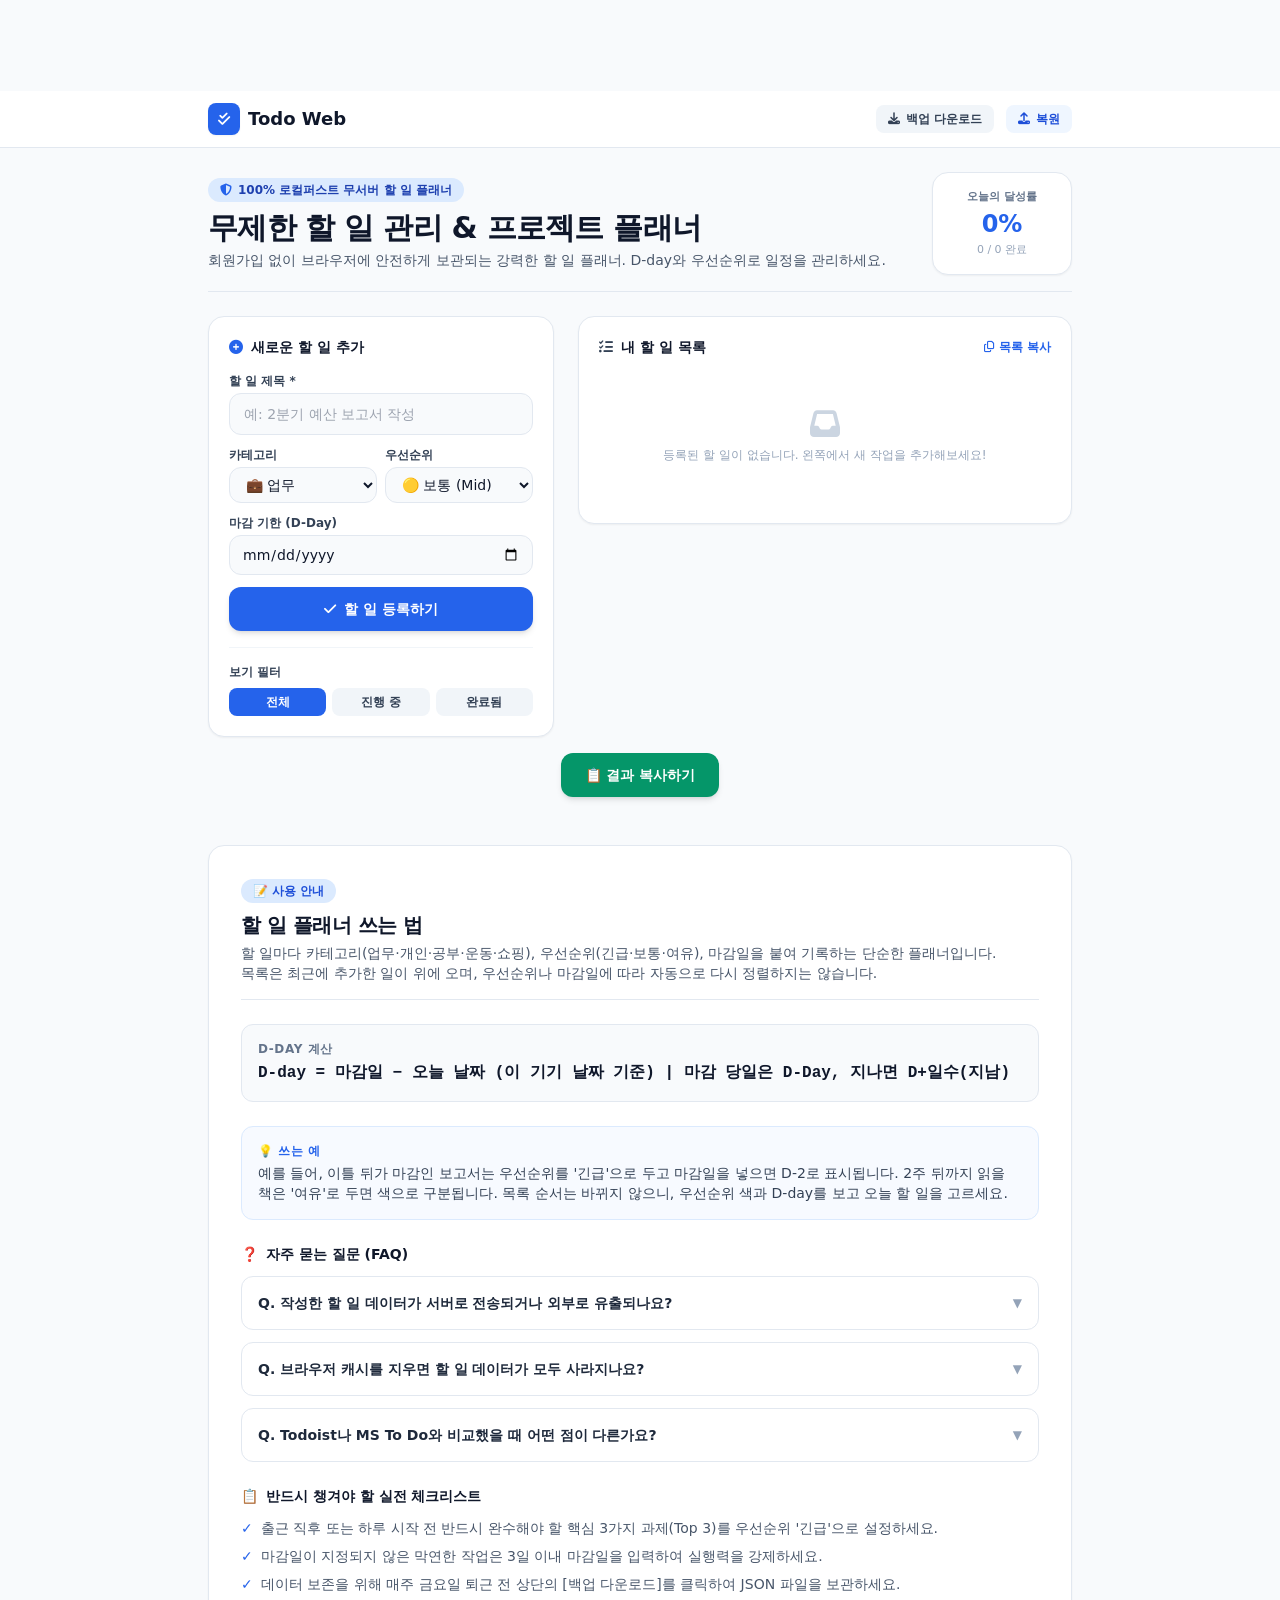
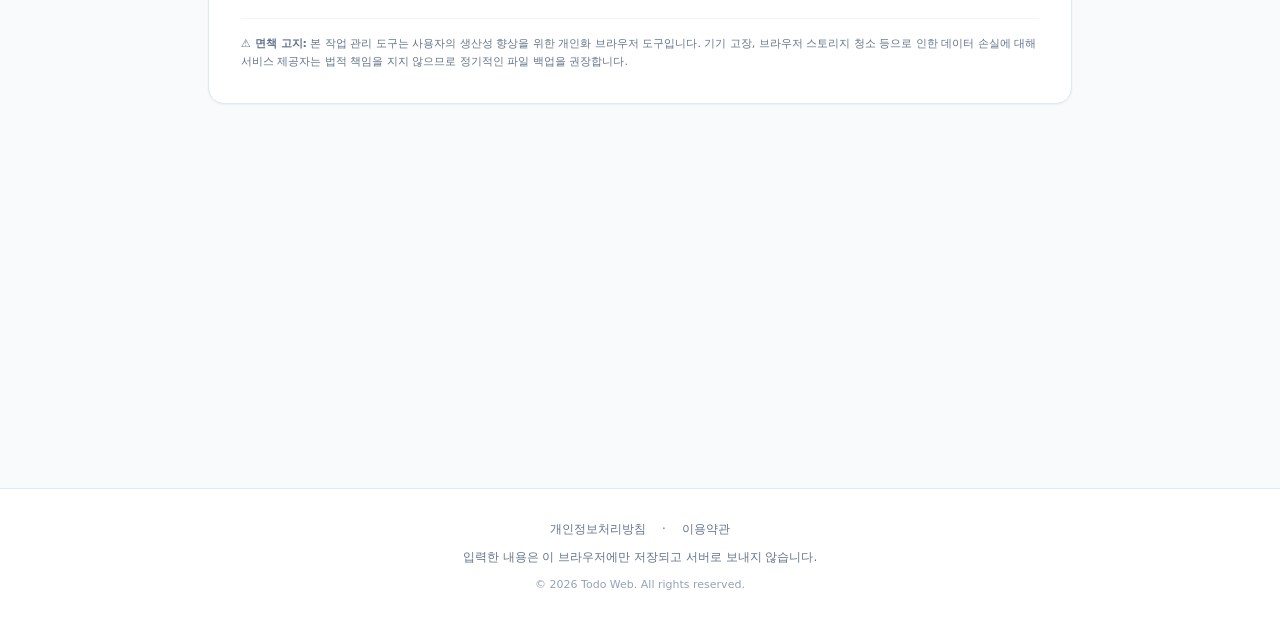
<file: index.html>
<!DOCTYPE html>
<html lang="ko">
<head>
    <meta charset="UTF-8">

    <link rel="preconnect" href="https://pagead2.googlesyndication.com">
    <link rel="preconnect" href="https://cdnjs.cloudflare.com" crossorigin>

    <link href="apple-touch-icon.png" rel="apple-touch-icon" sizes="180x180"/>
    <meta content="width=device-width, initial-scale=1.0, maximum-scale=1.0, user-scalable=no" name="viewport"/>
    <title>할 일 관리 &amp; 프로젝트 플래너 | 간편 투두리스트</title>
    <meta content="회원가입 없이 브라우저에 안전하게 저장되는 빠르고 심플한 할 일 플래너입니다." name="description"/>
    <link href="https://todo.enjoy-onepage.com/" rel="canonical"/>
    <meta content="website" property="og:type"/>
    <meta property="og:locale" content="ko_KR">
    <meta content="https://todo.enjoy-onepage.com/" property="og:url"/>
    <meta content="할 일 관리 &amp; 프로젝트 플래너 | 간편 투두리스트" property="og:title"/>
    <meta content="회원가입 없이 브라우저에 안전하게 저장되는 빠르고 심플한 할 일 플래너입니다." property="og:description"/>
    <meta content="https://todo.enjoy-onepage.com/og-image.png" property="og:image"/>
    <meta content="summary_large_image" name="twitter:card"/>
    <meta content="할 일 관리 &amp; 프로젝트 플래너 | 간편 투두리스트" name="twitter:title"/>
    <meta content="회원가입 없이 브라우저에 안전하게 저장되는 빠르고 심플한 할 일 플래너입니다." name="twitter:description"/>
    <meta content="https://todo.enjoy-onepage.com/og-image.png" name="twitter:image"/>
    <link href="/favicon.ico" rel="icon" type="image/x-icon"/>

    <link rel="stylesheet" href="./style.css">
    <link href="https://cdnjs.cloudflare.com/ajax/libs/font-awesome/6.4.0/css/all.min.css" rel="stylesheet"/>
    <script async crossorigin="anonymous" src="https://pagead2.googlesyndication.com/pagead/js/adsbygoogle.js?client=ca-pub-2228289204702106"></script>

    <!-- Schema.org JSON-LD -->
    <script type="application/ld+json">
    {
      "@context": "https://schema.org",
      "@graph": [
        {
          "@type": "WebApplication",
          "@id": "https://todo.enjoy-onepage.com/#webapp",
          "name": "Todo Web - 무제한 할 일 관리 & 프로젝트 플래너",
          "url": "https://todo.enjoy-onepage.com/",
          "applicationCategory": "ProductivityApplication",
          "operatingSystem": "All",
          "browserRequirements": "Requires JavaScript. Requires HTML5.",
          "description": "회원가입 없이 이 브라우저에 저장되는 할 일 관리 도구. D-day 마감일, 3단계 우선순위, 5가지 카테고리 분류 무료.",
          "image": "https://todo.enjoy-onepage.com/og-image.png",
          "offers": {
            "@type": "Offer",
            "price": "0",
            "priceCurrency": "KRW"
          }
        },
        {
          "@type": "FAQPage",
          "@id": "https://todo.enjoy-onepage.com/#faq",
          "mainEntity": [
            {
              "@type": "Question",
              "name": "작성한 할 일 데이터가 서버로 전송되거나 외부로 유출되나요?",
              "acceptedAnswer": {
                "@type": "Answer",
                "text": "아니요. 할 일은 이 브라우저의 localStorage에만 저장되고 서버로 보내지 않습니다. 암호화하지는 않으므로 기기를 함께 쓴다면 이 점을 알아 두세요."
              }
            },
            {
              "@type": "Question",
              "name": "브라우저 캐시를 지우면 할 일 데이터가 모두 사라지나요?",
              "acceptedAnswer": {
                "@type": "Answer",
                "text": "브라우저의 사이트 데이터를 지우면 할 일도 함께 지워질 수 있습니다. 위쪽의 백업 다운로드로 목록을 JSON 파일로 저장해 두면, 복원 버튼으로 다시 불러올 수 있습니다."
              }
            },
            {
              "@type": "Question",
              "name": "Todoist나 MS To Do와 비교했을 때 어떤 점이 다른가요?",
              "acceptedAnswer": {
                "@type": "Answer",
                "text": "이 플래너는 가입 없이 바로 쓰는 대신 기능이 단순합니다. 카테고리 5개, 우선순위 3단계, 마감일 D-day가 있고, 알림·여러 기기 동기화·공유 기능은 없습니다."
              }
            }
          ]
        }
      ]
    }
    </script>

    <style id="layout-shield">
      html, body { max-width: 100%; overflow-x: hidden; }
      .manual-ad-box { width: 100%; max-width: 960px; margin-left: auto; margin-right: auto; text-align: center; overflow: hidden; }
      .manual-ad-box ins { max-width: 100% !important; overflow: hidden !important; }
      :focus-visible { outline: 2px solid #3b82f6 !important; outline-offset: 2px !important; }
      input:focus-visible, select:focus-visible, textarea:focus-visible, button:focus-visible { outline: 2px solid #2563eb !important; outline-offset: 1px !important; }
    </style>
<style id="mobile-hardening-shield">
  /* 모바일 한글 단어 단위 줄바꿈 보존 & 버튼 텍스트 단일행 쉴드 */
  body, h1, h2, h3, h4, p, span, label {
    word-break: keep-all;
    overflow-wrap: break-word;
  }
  button, [role="button"], a.btn {
    white-space: nowrap;
    word-break: keep-all;
  }
  @media (max-width: 640px) {
    input, select, textarea {
      font-size: 16px !important;
    }
    button, [role="button"], a.btn {
      min-height: 42px;
    }
  }
</style>
<script id="math-guard">
// Global Math & DOM Output Guard: prevents NaN / Infinity leaks to UI
(function() {
  const origToLocaleString = Number.prototype.toLocaleString;
  Number.prototype.toLocaleString = function(locales, options) {
    if (!Number.isFinite(this.valueOf())) return '0';
    return origToLocaleString.call(this, locales, options);
  };
  const origToFixed = Number.prototype.toFixed;
  Number.prototype.toFixed = function(digits) {
    if (!Number.isFinite(this.valueOf())) return '0';
    return origToFixed.call(this, digits);
  };
})();
</script>
<style id="ad-cls-shield">
  .ad-bottom { min-height: 280px !important; }
  .ad-bottom ins { min-height: 280px !important; }
</style>
</head>
<body class="bg-slate-50 text-slate-800 antialiased font-sans min-h-screen flex flex-col justify-between">
    <!-- Top Slim Ad (3824727725, 60px) -->
    <div class="manual-ad-box ad-top-banner" style="width: 100%; max-width: 960px; margin: 8px auto 16px; text-align: center;">
        <ins class="adsbygoogle" data-ad-client="ca-pub-2228289204702106" data-ad-format="horizontal" data-ad-slot="3824727725" data-full-width-responsive="true" style="display:inline-block;width:100%;height:60px;"></ins>
        <script>(adsbygoogle = window.adsbygoogle || []).push({});</script>
    </div>

    <!-- Header -->
    <header class="bg-white border-b border-slate-200 sticky top-0 z-40">
        <div class="max-w-4xl mx-auto px-4 py-3 flex items-center justify-between">
            <a href="/" class="flex items-center gap-2 text-slate-900 font-bold text-lg hover:text-blue-600 transition">
                <span class="w-8 h-8 rounded-lg bg-blue-600 text-white flex items-center justify-center font-black text-sm shadow-sm"><i class="fa-solid fa-check-double"></i></span>
                <span>Todo Web</span>
            </a>
            <div class="flex items-center gap-3">
                <button id="exportBtn" class="px-3 py-1.5 text-xs font-bold bg-slate-100 hover:bg-slate-200 text-slate-700 rounded-lg transition flex items-center gap-1.5 whitespace-nowrap" aria-label="JSON 백업">
                    <i class="fa-solid fa-download"></i><span class="hidden sm:inline">백업 다운로드</span>
                </button>
                <button id="importBtn" class="px-3 py-1.5 text-xs font-bold bg-blue-50 hover:bg-blue-100 text-blue-700 rounded-lg transition flex items-center gap-1.5 whitespace-nowrap" aria-label="JSON 복원">
                    <i class="fa-solid fa-upload"></i><span class="hidden sm:inline">복원</span>
                </button>
                <input type="file" id="fileInput" class="hidden" accept=".json" aria-label="백업 파일 업로드">
            </div>
        </div>
    </header>

    <!-- Main Title Section -->
    <section class="max-w-4xl mx-auto px-4 pt-6 pb-2 w-full">
        <div class="border-b border-slate-200 pb-4 flex flex-col md:flex-row md:items-center justify-between gap-4">
            <div>
                <div class="inline-flex items-center gap-1.5 px-3 py-1 rounded-full text-xs font-semibold bg-blue-100 text-blue-800 mb-2">
                    <i class="fa-solid fa-shield-halved text-blue-600"></i><span>100% 로컬퍼스트 무서버 할 일 플래너</span>
                </div>
                <h1 class="text-2xl sm:text-3xl font-black text-slate-900 tracking-tight">
                    무제한 할 일 관리 & 프로젝트 플래너
                </h1>
                <p class="text-slate-600 text-xs sm:text-sm mt-1">
                    회원가입 없이 브라우저에 안전하게 보관되는 강력한 할 일 플래너. D-day와 우선순위로 일정을 관리하세요.
                </p>
            </div>
            <!-- Progress Counter Badge -->
            <div class="bg-white border border-slate-200 rounded-2xl p-3 sm:p-4 text-center min-w-[140px] shadow-sm">
                <div class="text-[11px] font-bold text-slate-500">오늘의 달성률</div>
                <div class="text-2xl font-black text-blue-600 mt-0.5" id="progressRate">0%</div>
                <div class="text-[11px] text-slate-400 mt-0.5" id="progressCount">0 / 0 완료</div>
            </div>
        </div>
    </section>

    <!-- Main Workspace (PC 2-Column: 5 cols input/filter, 7 cols list) -->
    <main class="max-w-4xl mx-auto px-4 py-4 w-full flex-grow">
        <div class="grid grid-cols-1 lg:grid-cols-12 gap-6 items-start">
            <!-- Left Column: Add Task & Filter -->
            <section class="lg:col-span-5 bg-white rounded-2xl p-5 border border-slate-200 shadow-sm space-y-4">
                <h2 class="text-sm font-bold text-slate-900 flex items-center gap-2">
                    <i class="fa-solid fa-plus-circle text-blue-600"></i>새로운 할 일 추가
                </h2>

                <form id="todoForm" class="space-y-3">
                    <div>
                        <label for="taskTitle" class="block text-xs font-bold text-slate-700 mb-1">할 일 제목 *</label>
                        <input type="text" id="taskTitle" required placeholder="예: 2분기 예산 보고서 작성" class="w-full text-base sm:text-sm px-3.5 py-2.5 bg-slate-50 border border-slate-200 rounded-xl focus:outline-none focus:ring-2 focus:ring-blue-500 font-medium text-slate-900" aria-label="할 일 제목">
                    </div>

                    <div class="grid grid-cols-2 gap-2">
                        <div>
                            <label for="taskCategory" class="block text-xs font-bold text-slate-700 mb-1">카테고리</label>
                            <select id="taskCategory" class="w-full text-base sm:text-sm px-3 py-2 bg-slate-50 border border-slate-200 rounded-xl focus:outline-none focus:ring-2 focus:ring-blue-500 font-medium text-slate-900" aria-label="카테고리 선택">
                                <option value="업무">💼 업무</option>
                                <option value="개인">🏠 개인</option>
                                <option value="공부">📚 공부</option>
                                <option value="운동">💪 운동</option>
                                <option value="쇼핑">🛒 쇼핑</option>
                            </select>
                        </div>
                        <div>
                            <label for="taskPriority" class="block text-xs font-bold text-slate-700 mb-1">우선순위</label>
                            <select id="taskPriority" class="w-full text-base sm:text-sm px-3 py-2 bg-slate-50 border border-slate-200 rounded-xl focus:outline-none focus:ring-2 focus:ring-blue-500 font-medium text-slate-900" aria-label="우선순위 선택">
                                <option value="high">🔴 긴급 (High)</option>
                                <option value="medium" selected>🟡 보통 (Mid)</option>
                                <option value="low">🟢 여유 (Low)</option>
                            </select>
                        </div>
                    </div>

                    <div>
                        <label for="taskDueDate" class="block text-xs font-bold text-slate-700 mb-1">마감 기한 (D-Day)</label>
                        <input type="date" id="taskDueDate" class="w-full text-base sm:text-sm px-3 py-2 bg-slate-50 border border-slate-200 rounded-xl focus:outline-none focus:ring-2 focus:ring-blue-500 font-medium text-slate-900" aria-label="마감 기한">
                    </div>

                    <button type="submit" class="w-full py-3 bg-blue-600 hover:bg-blue-700 text-white font-bold text-sm rounded-xl shadow-md transition flex items-center justify-center gap-2 whitespace-nowrap" aria-label="할 일 등록">
                        <i class="fa-solid fa-check"></i><span>할 일 등록하기</span>
                    </button>
                </form>

                <!-- Filter & Quick Action -->
                <div class="pt-4 border-t border-slate-100">
                    <label class="block text-xs font-bold text-slate-700 mb-2">보기 필터</label>
                    <div class="grid grid-cols-3 gap-1.5 text-xs font-bold text-center">
                        <button type="button" class="filter-btn py-1.5 rounded-lg bg-blue-600 text-white transition whitespace-nowrap" data-filter="all">전체</button>
                        <button type="button" class="filter-btn py-1.5 rounded-lg bg-slate-100 hover:bg-slate-200 text-slate-700 transition whitespace-nowrap" data-filter="pending">진행 중</button>
                        <button type="button" class="filter-btn py-1.5 rounded-lg bg-slate-100 hover:bg-slate-200 text-slate-700 transition whitespace-nowrap" data-filter="completed">완료됨</button>
                    </div>
                </div>
            </section>

            <!-- Right Column: Task List Card (lg:sticky) -->
            <section class="lg:col-span-7 space-y-4">
                <div class="bg-white rounded-2xl p-5 border border-slate-200 shadow-sm">
                    <div class="flex items-center justify-between mb-3">
                        <h3 class="text-sm font-bold text-slate-900 flex items-center gap-2">
                            <i class="fa-solid fa-list-check text-slate-700"></i>내 할 일 목록
                        </h3>
                        <button id="copyListBtn" class="text-xs font-bold text-blue-600 hover:text-blue-800 flex items-center gap-1 whitespace-nowrap" aria-label="할 일 목록 복사">
                            <i class="fa-regular fa-copy"></i><span>목록 복사</span>
                        </button>
                    </div>

                    <div id="todoListContainer" class="space-y-2.5 max-h-[500px] overflow-y-auto pr-1">
                        <!-- Dynamic Todos -->
                    </div>

                    <div id="emptyNotice" class="text-center py-10 text-slate-400 text-xs hidden">
                        <i class="fa-solid fa-inbox text-3xl mb-2 text-slate-300"></i>
                        <p>등록된 할 일이 없습니다. 왼쪽에서 새 작업을 추가해보세요!</p>
                    </div>
                </div>
            </section>
        </div>
    
      <div class="mt-4 text-center">
        <button id="masterCopyBtn" onclick="copyMasterResult()" class="whitespace-nowrap w-full sm:w-auto px-6 py-3 bg-emerald-600 hover:bg-emerald-700 text-white font-bold rounded-xl shadow-md transition flex items-center justify-center gap-2 text-sm mx-auto whitespace-nowrap">
          <span>📋 결과 복사하기</span>
        </button>
      </div>

  </main>

    <!-- Toast Notification -->
    <div id="toastNotification" class="fixed bottom-6 left-1/2 -translate-x-1/2 bg-slate-900/90 text-white text-xs sm:text-sm px-4 py-2.5 rounded-xl shadow-xl z-50 transition-opacity duration-300 opacity-0 pointer-events-none flex items-center gap-2">
        <i class="fa-solid fa-circle-check text-emerald-400"></i><span id="toastMessage">안내 메시지</span>
    </div>

    <!-- 📖 E-E-A-T 전문성 강화: 공식 산출 근거 & 실전 가이드 (Q1~Q7 헌법 준수) -->
    <section class="max-w-4xl mx-auto my-8 px-4">
      <div class="bg-white rounded-2xl p-6 sm:p-8 border border-slate-200 shadow-sm space-y-6">
        <div class="border-b border-slate-200 pb-4">
          <div class="inline-flex items-center gap-1.5 px-3 py-1 rounded-full text-xs font-bold bg-blue-100 text-blue-700 mb-2">
            <span>📝 사용 안내</span>
          </div>
          <h3 class="text-xl font-black text-slate-900 tracking-tight">
            할 일 플래너 쓰는 법
          </h3>
          <p class="text-xs sm:text-sm text-slate-600 mt-1">
            할 일마다 카테고리(업무·개인·공부·운동·쇼핑), 우선순위(긴급·보통·여유), 마감일을 붙여 기록하는 단순한 플래너입니다. 목록은 최근에 추가한 일이 위에 오며, 우선순위나 마감일에 따라 자동으로 다시 정렬하지는 않습니다.
          </p>
        </div>

        <!-- 핵심 산출 공식 박스 -->
        <div class="p-4 bg-slate-50 rounded-xl border border-slate-200">
          <div class="text-xs font-bold text-slate-500 uppercase tracking-wider mb-1">D-day 계산</div>
          <div class="text-sm sm:text-base font-extrabold text-slate-900 font-mono leading-relaxed">
            D-day = 마감일 − 오늘 날짜 (이 기기 날짜 기준) | 마감 당일은 D-Day, 지나면 D+일수(지남)
          </div>
        </div>

        <!-- 실전 시뮬레이션 사례 -->
        <div class="p-4 bg-blue-50/50 rounded-xl border border-blue-100">
          <div class="text-xs font-bold text-blue-600 uppercase tracking-wider mb-1">💡 쓰는 예</div>
          <p class="text-xs sm:text-sm text-slate-700 leading-relaxed">
            예를 들어, 이틀 뒤가 마감인 보고서는 우선순위를 '긴급'으로 두고 마감일을 넣으면 D-2로 표시됩니다. 2주 뒤까지 읽을 책은 '여유'로 두면 색으로 구분됩니다. 목록 순서는 바뀌지 않으니, 우선순위 색과 D-day를 보고 오늘 할 일을 고르세요.
          </p>
        </div>

        <!-- 자주 묻는 질문 아코디언 -->
        <div class="space-y-3">
          <h4 class="text-sm font-bold text-slate-900 mb-2 flex items-center gap-2"><span>❓</span> 자주 묻는 질문 (FAQ)</h4>
          

    <details class="group border border-slate-200 rounded-xl p-4">
            <summary class="flex items-center justify-between cursor-pointer font-bold text-sm text-slate-800">
              <span>Q. 작성한 할 일 데이터가 서버로 전송되거나 외부로 유출되나요?</span>
              <span class="transition group-open:rotate-180 text-slate-400 text-xs">▼</span>
            </summary>
            <div class="text-xs text-slate-600 mt-3 leading-relaxed border-t border-slate-100 pt-3">
              아니요. 할 일은 이 브라우저의 localStorage에만 저장되고 서버로 보내지 않습니다. 암호화하지는 않으므로 기기를 함께 쓴다면 이 점을 알아 두세요.
            </div>
          </details>
          <details class="group border border-slate-200 rounded-xl p-4">
            <summary class="flex items-center justify-between cursor-pointer font-bold text-sm text-slate-800">
              <span>Q. 브라우저 캐시를 지우면 할 일 데이터가 모두 사라지나요?</span>
              <span class="transition group-open:rotate-180 text-slate-400 text-xs">▼</span>
            </summary>
            <div class="text-xs text-slate-600 mt-3 leading-relaxed border-t border-slate-100 pt-3">
              브라우저의 사이트 데이터를 지우면 할 일도 함께 지워질 수 있습니다. 위쪽의 백업 다운로드로 목록을 JSON 파일로 저장해 두면, 복원 버튼으로 다시 불러올 수 있습니다.
            </div>
          </details>
          <details class="group border border-slate-200 rounded-xl p-4">
            <summary class="flex items-center justify-between cursor-pointer font-bold text-sm text-slate-800">
              <span>Q. Todoist나 MS To Do와 비교했을 때 어떤 점이 다른가요?</span>
              <span class="transition group-open:rotate-180 text-slate-400 text-xs">▼</span>
            </summary>
            <div class="text-xs text-slate-600 mt-3 leading-relaxed border-t border-slate-100 pt-3">
              이 플래너는 가입 없이 바로 쓰는 대신 기능이 단순합니다. 카테고리 5개, 우선순위 3단계, 마감일 D-day가 있고, 알림·여러 기기 동기화·공유 기능은 없습니다.
            </div>
          </details>
        </div>

        <!-- 독자 실천 행동 요령 -->
        <div>
          <h4 class="text-sm font-bold text-slate-900 mb-3 flex items-center gap-2">
            <span>📋</span> 반드시 챙겨야 할 실전 체크리스트
          </h4>
          <ul class="text-xs sm:text-sm text-slate-600 space-y-2">
            <li class="flex items-start gap-2"><span class="text-blue-600 font-bold">✓</span><span>출근 직후 또는 하루 시작 전 반드시 완수해야 할 핵심 3가지 과제(Top 3)를 우선순위 '긴급'으로 설정하세요.</span></li>
            <li class="flex items-start gap-2"><span class="text-blue-600 font-bold">✓</span><span>마감일이 지정되지 않은 막연한 작업은 3일 이내 마감일을 입력하여 실행력을 강제하세요.</span></li>
            <li class="flex items-start gap-2"><span class="text-blue-600 font-bold">✓</span><span>데이터 보존을 위해 매주 금요일 퇴근 전 상단의 [백업 다운로드]를 클릭하여 JSON 파일을 보관하세요.</span></li>
          </ul>
        </div>

        <!-- 법적 면책 조항 -->
        <div class="pt-4 border-t border-slate-100 text-[11px] text-slate-500 leading-relaxed">
          <strong>⚠️ 면책 고지:</strong> 본 작업 관리 도구는 사용자의 생산성 향상을 위한 개인화 브라우저 도구입니다. 기기 고장, 브라우저 스토리지 청소 등으로 인한 데이터 손실에 대해 서비스 제공자는 법적 책임을 지지 않으므로 정기적인 파일 백업을 권장합니다.
        </div>
      </div>
    </section>

    <!-- Bottom Large Ad (3416334507) -->
    <!-- ADSENSE START: mid -->
<div class="ad-box ad-mid" style="width:100%;box-sizing:border-box;max-width:1080px;margin:16px auto;padding:0 14px;text-align:center;">
  <ins class="adsbygoogle" style="display:block" data-ad-client="ca-pub-2228289204702106" data-ad-slot="1186914926" data-ad-format="auto" data-full-width-responsive="true"></ins>
  <script>(adsbygoogle = window.adsbygoogle || []).push({});</script>
</div>
<!-- ADSENSE END: mid -->

<div class="manual-ad-box ad-bottom-banner" style="width: 100%; max-width: 960px; margin: 24px auto 16px; text-align: center;min-height:280px;">
        <ins class="adsbygoogle" data-ad-client="ca-pub-2228289204702106" data-ad-format="auto" data-ad-slot="3416334507" data-full-width-responsive="true" style="display:block;min-height:280px;"></ins>
        <script>(adsbygoogle = window.adsbygoogle || []).push({});</script>
    </div>

    <!-- Footer -->

<footer class="border-t border-slate-200 bg-white py-8 px-4 text-center">
        <div class="max-w-4xl mx-auto text-xs text-slate-500 space-y-3">
            <div class="flex flex-wrap justify-center gap-4 text-xs font-medium">
                <a class="hover:text-blue-600 transition" href="/privacy.html">개인정보처리방침</a>
                <span>·</span>
                <a class="hover:text-blue-600 transition" href="/terms.html">이용약관</a>
            </div>
            <p>입력한 내용은 이 브라우저에만 저장되고 서버로 보내지 않습니다.</p>
            <p class="text-[11px] text-slate-400">© 2026 Todo Web. All rights reserved.</p>
        </div>
    </footer>

    <!-- Logic Script -->
    <script>
        const STORAGE_KEY = 'enjoy_todo_tasks_v1';
        let tasks = [];
        let currentFilter = 'all';

        function showToast(msg) {
            const toast = document.getElementById('toastNotification');
            const toastMsg = document.getElementById('toastMessage');
            if (toast && toastMsg) {
                toastMsg.textContent = msg;
                toast.classList.remove('opacity-0', 'pointer-events-none');
                setTimeout(() => {
                    toast.classList.add('opacity-0', 'pointer-events-none');
                }, 2200);
            }
        }

        function loadTasks() {
            try {
                const raw = localStorage.getItem(STORAGE_KEY);
                tasks = raw ? JSON.parse(raw) : [];
            } catch(e) {
                console.error("Storage load error:", e);
                tasks = [];
            }
            renderTasks();
        }

        function saveTasks() {
            try {
                localStorage.setItem(STORAGE_KEY, JSON.stringify(tasks));
            } catch(e) {
                console.error("Storage save error:", e);
            }
            renderTasks();
        }

        function calculateDday(dateStr) {
            if (!dateStr) return null;
            const target = new Date(dateStr + 'T00:00:00');
            const today = new Date();
            today.setHours(0,0,0,0);
            const diffDays = Math.ceil((target - today) / (1000 * 60 * 60 * 24));
            if (diffDays === 0) return { text: 'D-Day', urgent: true };
            if (diffDays > 0) return { text: `D-${diffDays}`, urgent: diffDays <= 2 };
            return { text: `D+${Math.abs(diffDays)} (지남)`, urgent: true };
        }

        function renderTasks() {
            const container = document.getElementById('todoListContainer');
            const empty = document.getElementById('emptyNotice');
            if (!container) return;

            container.innerHTML = '';
            const filtered = tasks.filter(t => {
                if (currentFilter === 'pending') return !t.completed;
                if (currentFilter === 'completed') return t.completed;
                return true;
            });

            if (filtered.length === 0) {
                empty.classList.remove('hidden');
            } else {
                empty.classList.add('hidden');
                filtered.forEach(task => {
                    const el = document.createElement('div');
                    el.className = `p-3.5 rounded-xl border transition flex items-center justify-between gap-3 ${task.completed ? 'bg-slate-50 border-slate-200 opacity-60' : 'bg-white border-slate-200 hover:border-blue-400'}`;
                    
                    const dday = calculateDday(task.dueDate);
                    let ddayHtml = '';
                    if (dday) {
                        ddayHtml = `<span class="px-2 py-0.5 rounded text-[10px] font-bold ${dday.urgent ? 'bg-rose-100 text-rose-700' : 'bg-slate-100 text-slate-600'}">${dday.text}</span>`;
                    }

                    let prioColor = task.priority === 'high' ? 'text-rose-600 bg-rose-50 border-rose-200' : (task.priority === 'medium' ? 'text-amber-600 bg-amber-50 border-amber-200' : 'text-emerald-600 bg-emerald-50 border-emerald-200');

                    el.innerHTML = `
                        <div class="flex items-center gap-3 min-w-0">
                            <input type="checkbox" ${task.completed ? 'checked' : ''} onchange="toggleTask('${task.id}')" class="w-5 h-5 rounded border-slate-300 text-blue-600 focus:ring-blue-500 cursor-pointer" aria-label="완료 체크">
                            <div class="min-w-0">
                                <div class="flex items-center gap-1.5 flex-wrap">
                                    <span class="px-1.5 py-0.5 rounded text-[10px] font-bold border ${prioColor}">${task.category}</span>
                                    ${ddayHtml}
                                    <span class="text-sm font-bold text-slate-900 truncate ${task.completed ? 'line-through text-slate-400' : ''}">${task.title}</span>
                                </div>
                            </div>
                        </div>
                        <button onclick="deleteTask('${task.id}')" class="text-slate-400 hover:text-rose-600 p-1.5 transition text-xs whitespace-nowrap" aria-label="할 일 삭제">
                            <i class="fa-regular fa-trash-can"></i>
                        </button>
                    `;
                    container.appendChild(el);
                });
            }

            // Update stats
            const total = tasks.length;
            const completedCount = tasks.filter(t => t.completed).length;
            const rate = total > 0 ? Math.round((completedCount / total) * 100) : 0;
            document.getElementById('progressRate').innerText = `${rate}%`;
            document.getElementById('progressCount').innerText = `${completedCount} / ${total} 완료`;
        }

        window.toggleTask = function(id) {
            tasks = tasks.map(t => t.id === id ? { ...t, completed: !t.completed } : t);
            saveTasks();
        };

        window.deleteTask = function(id) {
            tasks = tasks.filter(t => t.id !== id);
            saveTasks();
            showToast("할 일이 삭제되었습니다.");
        };

        document.getElementById('todoForm').addEventListener('submit', (e) => {
            e.preventDefault();
            const titleInput = document.getElementById('taskTitle');
            const title = titleInput.value.trim();
            if (!title) return;

            const category = document.getElementById('taskCategory').value;
            const priority = document.getElementById('taskPriority').value;
            const dueDate = document.getElementById('taskDueDate').value;

            const newTask = {
                id: 'task_' + Date.now(),
                title,
                category,
                priority,
                dueDate,
                completed: false,
                createdAt: new Date().toISOString()
            };

            tasks.unshift(newTask);
            saveTasks();
            titleInput.value = '';
            showToast("새로운 할 일이 추가되었습니다!");
        });

        // Filter tabs
        document.querySelectorAll('.filter-btn').forEach(btn => {
            btn.addEventListener('click', () => {
                document.querySelectorAll('.filter-btn').forEach(b => {
                    b.classList.remove('bg-blue-600', 'text-white');
                    b.classList.add('bg-slate-100', 'text-slate-700');
                });
                btn.classList.add('bg-blue-600', 'text-white');
                btn.classList.remove('bg-slate-100', 'text-slate-700');
                currentFilter = btn.dataset.filter;
                renderTasks();
            });
        });

        // Backup Export
        document.getElementById('exportBtn').addEventListener('click', () => {
            const dataStr = "data:text/json;charset=utf-8," + encodeURIComponent(JSON.stringify(tasks, null, 2));
            const dlAnchor = document.createElement('a');
            dlAnchor.setAttribute("href", dataStr);
            dlAnchor.setAttribute("download", `todo_backup_${new Date().toISOString().slice(0,10)}.json`);
            dlAnchor.click();
            showToast("JSON 백업 파일이 저장되었습니다.");
        });

        // Backup Import
        document.getElementById('importBtn').addEventListener('click', () => {
            document.getElementById('fileInput').click();
        });

        document.getElementById('fileInput').addEventListener('change', (e) => {
            const file = e.target.files[0];
            if (!file) return;
            const reader = new FileReader();
            reader.onload = (event) => {
                try {
                    const imported = JSON.parse(event.target.result);
                    if (Array.isArray(imported)) {
                        tasks = imported;
                        saveTasks();
                        showToast("성공적으로 복원되었습니다!");
                    } else {
                        alert("올바르지 않은 백업 파일 형식입니다.");
                    }
                } catch(err) {
                    alert("파일을 읽는 중 오류가 발생했습니다.");
                }
            };
            reader.readAsText(file);
        });

        // Copy List
        document.getElementById('copyListBtn').addEventListener('click', () => {
            if (tasks.length === 0) {
                showToast("복사할 할 일이 없습니다.");
                return;
            }
            let text = `📋 내 할 일 목록 (Todo Web)
--------------------------
`;
            tasks.forEach((t, i) => {
                const mark = t.completed ? "✓" : "○";
                const dday = calculateDday(t.dueDate);
                const dtext = dday ? ` [${dday.text}]` : "";
                text += `${mark} ${t.title} (${t.category})${dtext}
`;
            });
            text += `
👉 바로가기: https://todo.enjoy-onepage.com/`;

            if (navigator.clipboard && navigator.clipboard.writeText) {
                navigator.clipboard.writeText(text).then(() => showToast("목록이 클립보드에 복사되었습니다."));
            } else {
                const ta = document.createElement('textarea');
                ta.value = text;
                document.body.appendChild(ta);
                ta.select();
                document.execCommand('copy');
                document.body.removeChild(ta);
                showToast("목록이 클립보드에 복사되었습니다.");
            }
        });

        // Init
        loadTasks();
    </script>

  <!-- 원클릭 복사 & 토스트 스크립트 (4-4 헌법 준수) -->
  <div id="masterToast" class="fixed bottom-6 left-1/2 transform -translate-x-1/2 bg-gray-900 text-white text-xs py-3 px-6 rounded-full shadow-2xl transition opacity-0 pointer-events-none z-50">
    클립보드에 복사되었습니다!
  </div>
  <script>
    function copyMasterResult() {
      var resEl = document.getElementById('result') || document.getElementById('resultCard') || document.querySelector('.result-box') || document.querySelector('main');
      var text = resEl ? (resEl.innerText || resEl.textContent) : '무제한 할 일 관리 & 프로젝트 플래너 계산 결과';
      var shareText = text.trim() + "\n\n👉 무제한 할 일 관리 & 프로젝트 플래너 바로가기: " + window.location.href;
      if (navigator.clipboard) {
        navigator.clipboard.writeText(shareText).then(showMasterToast);
      } else {
        var ta = document.createElement('textarea');
        ta.value = shareText;
        document.body.appendChild(ta);
        ta.select();
        document.execCommand('copy');
        document.body.removeChild(ta);
        showMasterToast();
      }
    }
    function showMasterToast() {
      var t = document.getElementById('masterToast');
      if (!t) return;
      t.classList.remove('opacity-0', 'pointer-events-none');
      t.classList.add('opacity-100');
      setTimeout(function() {
        t.classList.remove('opacity-100');
        t.classList.add('opacity-0', 'pointer-events-none');
      }, 2200);
    }
  </script>

</body>
</html>
</file>
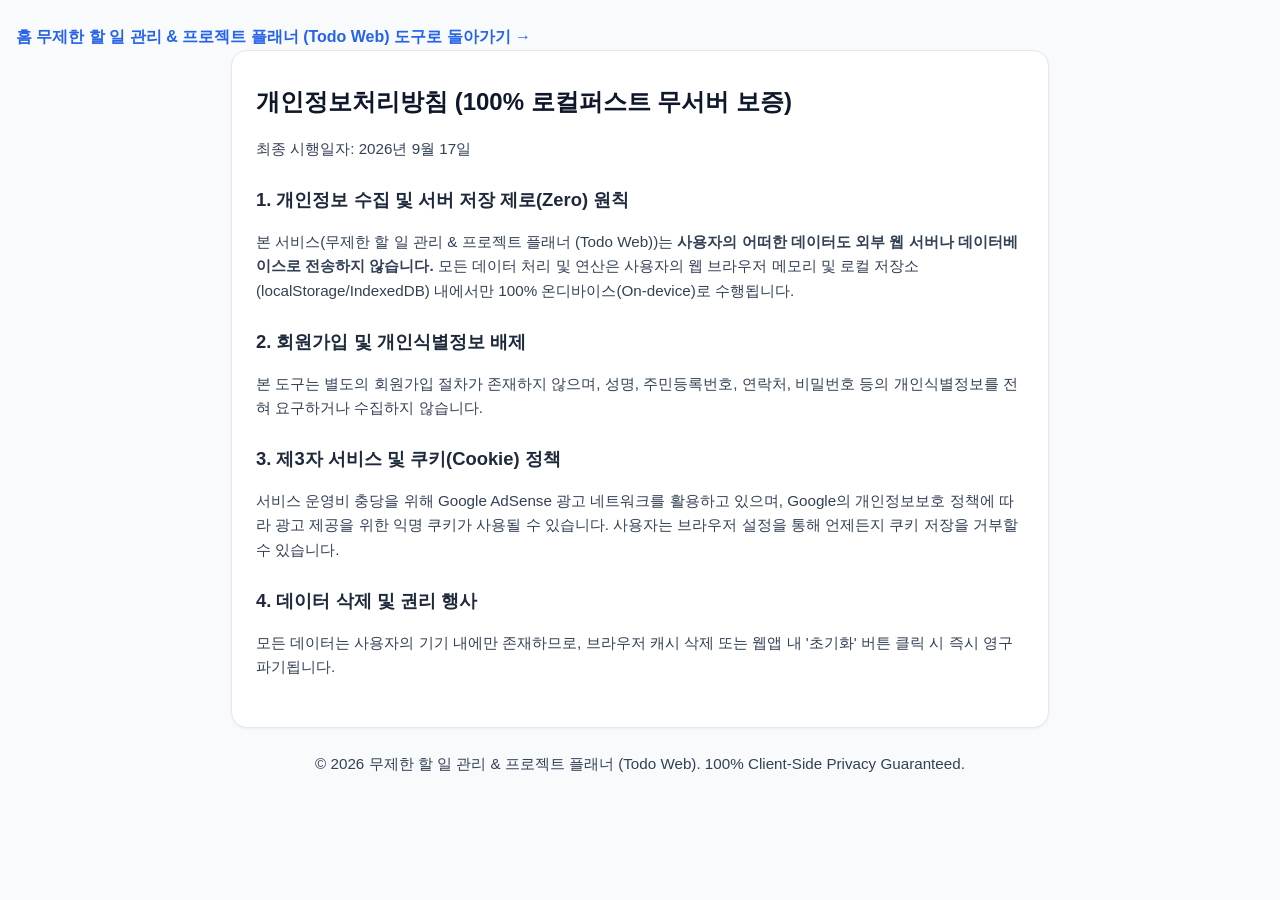
<file: privacy.html>
<!DOCTYPE html>
<html lang="ko">
<head>
  <meta charset="UTF-8">
  <meta name="viewport" content="width=device-width, initial-scale=1.0">
  <title>개인정보처리방침 - 무제한 할 일 관리 & 프로젝트 플래너 (Todo Web)</title>
  <link rel="canonical" href="https://todo.enjoy-onepage.com/privacy.html">
  <style>html, body { max-width: 100%; overflow-x: hidden; }</style>
<style>
  body { margin: 0; font-family: -apple-system, BlinkMacSystemFont, "Segoe UI", Roboto, sans-serif; background: #f8fafc; color: #1e293b; line-height: 1.6; padding: 24px 16px; }
  .wrap, .max-w-2xl, .max-w-3xl, .container, main { max-width: 768px; margin: 0 auto; background: #fff; padding: 32px 24px; border-radius: 16px; border: 1px solid #e2e8f0; box-shadow: 0 1px 3px rgba(0,0,0,0.05); }
  h1 { font-size: 1.5rem; font-weight: 800; margin-top: 0; color: #0f172a; }
  h2 { font-size: 1.15rem; font-weight: 700; margin-top: 24px; color: #1e293b; }
  p, li { font-size: 0.95rem; color: #334155; }
  a { color: #2563eb; text-decoration: none; font-weight: 600; }
  a:hover { text-decoration: underline; }
  .footer, footer { text-align: center; margin-top: 24px; font-size: 0.85rem; color: #64748b; }
</style>
</head>
<body class="bg-slate-50 text-slate-800 antialiased font-sans min-h-screen flex flex-col justify-between">
  <header class="bg-white border-b border-slate-200 sticky top-0 z-50">
    <div class="max-w-4xl mx-auto px-4 py-3 flex items-center justify-between">
      <a href="/" class="flex items-center gap-2 text-slate-900 font-bold hover:text-blue-600 transition">
        <span class="w-8 h-8 rounded-lg bg-blue-600 text-white flex items-center justify-center font-black text-sm">홈</span>
        <span>무제한 할 일 관리 & 프로젝트 플래너 (Todo Web)</span>
      </a>
      <a href="/" class="text-sm font-medium text-slate-600 hover:text-blue-600">도구로 돌아가기 →</a>
    </div>
  </header>

  <main class="max-w-4xl mx-auto px-4 py-10 flex-grow w-full">
    <div class="bg-white rounded-2xl p-6 sm:p-10 border border-slate-200 shadow-sm space-y-6">
      <h1 class="text-2xl font-black text-slate-900">개인정보처리방침 (100% 로컬퍼스트 무서버 보증)</h1>
      <p class="text-xs text-slate-500">최종 시행일자: 2026년 9월 17일</p>

      <section class="space-y-3 text-sm text-slate-700 leading-relaxed">
        <h2 class="text-base font-bold text-slate-900">1. 개인정보 수집 및 서버 저장 제로(Zero) 원칙</h2>
        <p>본 서비스(무제한 할 일 관리 & 프로젝트 플래너 (Todo Web))는 <strong>사용자의 어떠한 데이터도 외부 웹 서버나 데이터베이스로 전송하지 않습니다.</strong> 모든 데이터 처리 및 연산은 사용자의 웹 브라우저 메모리 및 로컬 저장소(localStorage/IndexedDB) 내에서만 100% 온디바이스(On-device)로 수행됩니다.</p>

        <h2 class="text-base font-bold text-slate-900">2. 회원가입 및 개인식별정보 배제</h2>
        <p>본 도구는 별도의 회원가입 절차가 존재하지 않으며, 성명, 주민등록번호, 연락처, 비밀번호 등의 개인식별정보를 전혀 요구하거나 수집하지 않습니다.</p>

        <h2 class="text-base font-bold text-slate-900">3. 제3자 서비스 및 쿠키(Cookie) 정책</h2>
        <p>서비스 운영비 충당을 위해 Google AdSense 광고 네트워크를 활용하고 있으며, Google의 개인정보보호 정책에 따라 광고 제공을 위한 익명 쿠키가 사용될 수 있습니다. 사용자는 브라우저 설정을 통해 언제든지 쿠키 저장을 거부할 수 있습니다.</p>

        <h2 class="text-base font-bold text-slate-900">4. 데이터 삭제 및 권리 행사</h2>
        <p>모든 데이터는 사용자의 기기 내에만 존재하므로, 브라우저 캐시 삭제 또는 웹앱 내 '초기화' 버튼 클릭 시 즉시 영구 파기됩니다.</p>
      </section>
    </div>
  </main>

  <footer class="border-t border-slate-200 bg-white py-6 text-center text-xs text-slate-500">
    <p>© 2026 무제한 할 일 관리 & 프로젝트 플래너 (Todo Web). 100% Client-Side Privacy Guaranteed.</p>
  </footer>
</body>
</html>
</file>
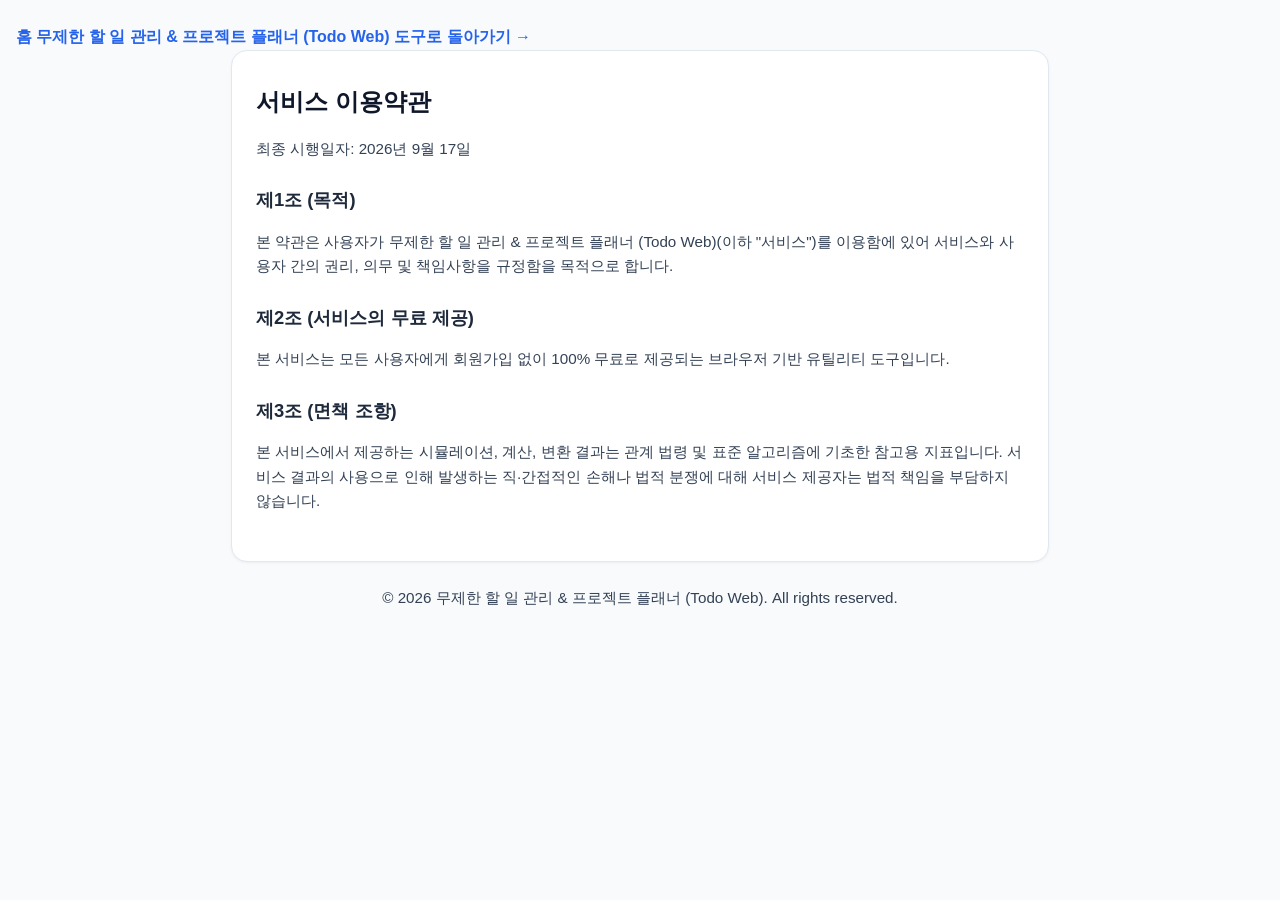
<file: terms.html>
<!DOCTYPE html>
<html lang="ko">
<head>
  <meta charset="UTF-8">
  <meta name="viewport" content="width=device-width, initial-scale=1.0">
  <title>이용약관 - 무제한 할 일 관리 & 프로젝트 플래너 (Todo Web)</title>
  <link rel="canonical" href="https://todo.enjoy-onepage.com/terms.html">
  <style>html, body { max-width: 100%; overflow-x: hidden; }</style>
<style>
  body { margin: 0; font-family: -apple-system, BlinkMacSystemFont, "Segoe UI", Roboto, sans-serif; background: #f8fafc; color: #1e293b; line-height: 1.6; padding: 24px 16px; }
  .wrap, .max-w-2xl, .max-w-3xl, .container, main { max-width: 768px; margin: 0 auto; background: #fff; padding: 32px 24px; border-radius: 16px; border: 1px solid #e2e8f0; box-shadow: 0 1px 3px rgba(0,0,0,0.05); }
  h1 { font-size: 1.5rem; font-weight: 800; margin-top: 0; color: #0f172a; }
  h2 { font-size: 1.15rem; font-weight: 700; margin-top: 24px; color: #1e293b; }
  p, li { font-size: 0.95rem; color: #334155; }
  a { color: #2563eb; text-decoration: none; font-weight: 600; }
  a:hover { text-decoration: underline; }
  .footer, footer { text-align: center; margin-top: 24px; font-size: 0.85rem; color: #64748b; }
</style>
</head>
<body class="bg-slate-50 text-slate-800 antialiased font-sans min-h-screen flex flex-col justify-between">
  <header class="bg-white border-b border-slate-200 sticky top-0 z-50">
    <div class="max-w-4xl mx-auto px-4 py-3 flex items-center justify-between">
      <a href="/" class="flex items-center gap-2 text-slate-900 font-bold hover:text-blue-600 transition">
        <span class="w-8 h-8 rounded-lg bg-blue-600 text-white flex items-center justify-center font-black text-sm">홈</span>
        <span>무제한 할 일 관리 & 프로젝트 플래너 (Todo Web)</span>
      </a>
      <a href="/" class="text-sm font-medium text-slate-600 hover:text-blue-600">도구로 돌아가기 →</a>
    </div>
  </header>

  <main class="max-w-4xl mx-auto px-4 py-10 flex-grow w-full">
    <div class="bg-white rounded-2xl p-6 sm:p-10 border border-slate-200 shadow-sm space-y-6">
      <h1 class="text-2xl font-black text-slate-900">서비스 이용약관</h1>
      <p class="text-xs text-slate-500">최종 시행일자: 2026년 9월 17일</p>

      <section class="space-y-3 text-sm text-slate-700 leading-relaxed">
        <h2 class="text-base font-bold text-slate-900">제1조 (목적)</h2>
        <p>본 약관은 사용자가 무제한 할 일 관리 & 프로젝트 플래너 (Todo Web)(이하 "서비스")를 이용함에 있어 서비스와 사용자 간의 권리, 의무 및 책임사항을 규정함을 목적으로 합니다.</p>

        <h2 class="text-base font-bold text-slate-900">제2조 (서비스의 무료 제공)</h2>
        <p>본 서비스는 모든 사용자에게 회원가입 없이 100% 무료로 제공되는 브라우저 기반 유틸리티 도구입니다.</p>

        <h2 class="text-base font-bold text-slate-900">제3조 (면책 조항)</h2>
        <p>본 서비스에서 제공하는 시뮬레이션, 계산, 변환 결과는 관계 법령 및 표준 알고리즘에 기초한 참고용 지표입니다. 서비스 결과의 사용으로 인해 발생하는 직·간접적인 손해나 법적 분쟁에 대해 서비스 제공자는 법적 책임을 부담하지 않습니다.</p>
      </section>
    </div>
  </main>

  <footer class="border-t border-slate-200 bg-white py-6 text-center text-xs text-slate-500">
    <p>© 2026 무제한 할 일 관리 & 프로젝트 플래너 (Todo Web). All rights reserved.</p>
  </footer>
</body>
</html>
</file>
<file: style.css>
*,::backdrop,:after,:before{--tw-border-spacing-x:0;--tw-border-spacing-y:0;--tw-translate-x:0;--tw-translate-y:0;--tw-rotate:0;--tw-skew-x:0;--tw-skew-y:0;--tw-scale-x:1;--tw-scale-y:1;--tw-pan-x: ;--tw-pan-y: ;--tw-pinch-zoom: ;--tw-scroll-snap-strictness:proximity;--tw-gradient-from-position: ;--tw-gradient-via-position: ;--tw-gradient-to-position: ;--tw-ordinal: ;--tw-slashed-zero: ;--tw-numeric-figure: ;--tw-numeric-spacing: ;--tw-numeric-fraction: ;--tw-ring-inset: ;--tw-ring-offset-width:0px;--tw-ring-offset-color:#fff;--tw-ring-color:#3b82f680;--tw-ring-offset-shadow:0 0 #0000;--tw-ring-shadow:0 0 #0000;--tw-shadow:0 0 #0000;--tw-shadow-colored:0 0 #0000;--tw-blur: ;--tw-brightness: ;--tw-contrast: ;--tw-grayscale: ;--tw-hue-rotate: ;--tw-invert: ;--tw-saturate: ;--tw-sepia: ;--tw-drop-shadow: ;--tw-backdrop-blur: ;--tw-backdrop-brightness: ;--tw-backdrop-contrast: ;--tw-backdrop-grayscale: ;--tw-backdrop-hue-rotate: ;--tw-backdrop-invert: ;--tw-backdrop-opacity: ;--tw-backdrop-saturate: ;--tw-backdrop-sepia: ;--tw-contain-size: ;--tw-contain-layout: ;--tw-contain-paint: ;--tw-contain-style: }/*! tailwindcss v3.4.17 | MIT License | https://tailwindcss.com*/*,:after,:before{box-sizing:border-box;border:0 solid #e5e7eb}:after,:before{--tw-content:""}:host,html{line-height:1.5;-webkit-text-size-adjust:100%;tab-size:4;font-family:ui-sans-serif,system-ui,sans-serif,Apple Color Emoji,Segoe UI Emoji,Segoe UI Symbol,Noto Color Emoji;font-feature-settings:normal;font-variation-settings:normal;-webkit-tap-highlight-color:transparent}body{margin:0;line-height:inherit}hr{height:0;color:inherit;border-top-width:1px}abbr:where([title]){-webkit-text-decoration:underline dotted;text-decoration:underline dotted}h1,h2,h3,h4,h5,h6{font-size:inherit;font-weight:inherit}a{color:inherit;text-decoration:inherit}b,strong{font-weight:bolder}code,kbd,pre,samp{font-family:ui-monospace,SFMono-Regular,Menlo,Monaco,Consolas,Liberation Mono,Courier New,monospace;font-feature-settings:normal;font-variation-settings:normal;font-size:1em}small{font-size:80%}sub,sup{font-size:75%;line-height:0;position:relative;vertical-align:initial}sub{bottom:-.25em}sup{top:-.5em}table{text-indent:0;border-color:inherit;border-collapse:collapse}button,input,optgroup,select,textarea{font-family:inherit;font-feature-settings:inherit;font-variation-settings:inherit;font-size:100%;font-weight:inherit;line-height:inherit;letter-spacing:inherit;color:inherit;margin:0;padding:0}button,select{text-transform:none}button,input:where([type=button]),input:where([type=reset]),input:where([type=submit]){-webkit-appearance:button;background-color:initial;background-image:none}:-moz-focusring{outline:auto}:-moz-ui-invalid{box-shadow:none}progress{vertical-align:initial}::-webkit-inner-spin-button,::-webkit-outer-spin-button{height:auto}[type=search]{-webkit-appearance:textfield;outline-offset:-2px}::-webkit-search-decoration{-webkit-appearance:none}::-webkit-file-upload-button{-webkit-appearance:button;font:inherit}summary{display:list-item}blockquote,dd,dl,figure,h1,h2,h3,h4,h5,h6,hr,p,pre{margin:0}fieldset{margin:0}fieldset,legend{padding:0}menu,ol,ul{list-style:none;margin:0;padding:0}dialog{padding:0}textarea{resize:vertical}input::placeholder,textarea::placeholder{opacity:1;color:#9ca3af}[role=button],button{cursor:pointer}:disabled{cursor:default}audio,canvas,embed,iframe,img,object,svg,video{display:block;vertical-align:middle}img,video{max-width:100%;height:auto}[hidden]:where(:not([hidden=until-found])){display:none}.\!container{width:100%!important}.container{width:100%}@media (min-width:640px){.\!container{max-width:640px!important}.container{max-width:640px}}@media (min-width:768px){.\!container{max-width:768px!important}.container{max-width:768px}}@media (min-width:1024px){.\!container{max-width:1024px!important}.container{max-width:1024px}}@media (min-width:1280px){.\!container{max-width:1280px!important}.container{max-width:1280px}}@media (min-width:1536px){.\!container{max-width:1536px!important}.container{max-width:1536px}}.pointer-events-none{pointer-events:none}.fixed{position:fixed}.sticky{position:sticky}.bottom-6{bottom:1.5rem}.left-1\/2{left:50%}.right-6{right:1.5rem}.top-0{top:0}.z-40{z-index:40}.z-50{z-index:50}.mx-auto{margin-left:auto;margin-right:auto}.my-6{margin-top:1.5rem;margin-bottom:1.5rem}.my-8{margin-top:2rem;margin-bottom:2rem}.mb-1{margin-bottom:.25rem}.mb-2{margin-bottom:.5rem}.mb-3{margin-bottom:.75rem}.mb-4{margin-bottom:1rem}.mb-6{margin-bottom:1.5rem}.mb-8{margin-bottom:2rem}.mt-0\.5{margin-top:.125rem}.mt-1{margin-top:.25rem}.mt-3{margin-top:.75rem}.mt-4{margin-top:1rem}.mt-8{margin-top:2rem}.mt-auto{margin-top:auto}.block{display:block}.inline-block{display:inline-block}.flex{display:flex}.inline-flex{display:inline-flex}.table{display:table}.grid{display:grid}.hidden{display:none}.h-5{height:1.25rem}.h-6{height:1.5rem}.h-8{height:2rem}.max-h-\[500px\]{max-height:500px}.min-h-screen{min-height:100vh}.w-5{width:1.25rem}.w-6{width:1.5rem}.w-8{width:2rem}.w-full{width:100%}.min-w-0{min-width:0}.min-w-\[140px\]{min-width:140px}.min-w-full{min-width:100%}.max-w-4xl{max-width:56rem}.max-w-6xl{max-width:72rem}.flex-shrink-0,.shrink-0{flex-shrink:0}.flex-grow{flex-grow:1}.-translate-x-1\/2{--tw-translate-x:-50%}.-translate-x-1\/2,.transform{transform:translate(var(--tw-translate-x),var(--tw-translate-y)) rotate(var(--tw-rotate)) skewX(var(--tw-skew-x)) skewY(var(--tw-skew-y)) scaleX(var(--tw-scale-x)) scaleY(var(--tw-scale-y))}.cursor-pointer{cursor:pointer}.list-none{list-style-type:none}.grid-cols-1{grid-template-columns:repeat(1,minmax(0,1fr))}.grid-cols-2{grid-template-columns:repeat(2,minmax(0,1fr))}.grid-cols-3{grid-template-columns:repeat(3,minmax(0,1fr))}.flex-col{flex-direction:column}.flex-wrap{flex-wrap:wrap}.items-start{align-items:flex-start}.items-center{align-items:center}.justify-center{justify-content:center}.justify-between{justify-content:space-between}.gap-1{gap:.25rem}.gap-1\.5{gap:.375rem}.gap-2{gap:.5rem}.gap-3{gap:.75rem}.gap-4{gap:1rem}.gap-6{gap:1.5rem}.gap-8{gap:2rem}.space-y-2>:not([hidden])~:not([hidden]){--tw-space-y-reverse:0;margin-top:calc(.5rem*(1 - var(--tw-space-y-reverse)));margin-bottom:calc(.5rem*var(--tw-space-y-reverse))}.space-y-2\.5>:not([hidden])~:not([hidden]){--tw-space-y-reverse:0;margin-top:calc(.625rem*(1 - var(--tw-space-y-reverse)));margin-bottom:calc(.625rem*var(--tw-space-y-reverse))}.space-y-3>:not([hidden])~:not([hidden]){--tw-space-y-reverse:0;margin-top:calc(.75rem*(1 - var(--tw-space-y-reverse)));margin-bottom:calc(.75rem*var(--tw-space-y-reverse))}.space-y-4>:not([hidden])~:not([hidden]){--tw-space-y-reverse:0;margin-top:calc(1rem*(1 - var(--tw-space-y-reverse)));margin-bottom:calc(1rem*var(--tw-space-y-reverse))}.space-y-6>:not([hidden])~:not([hidden]){--tw-space-y-reverse:0;margin-top:calc(1.5rem*(1 - var(--tw-space-y-reverse)));margin-bottom:calc(1.5rem*var(--tw-space-y-reverse))}.space-y-8>:not([hidden])~:not([hidden]){--tw-space-y-reverse:0;margin-top:calc(2rem*(1 - var(--tw-space-y-reverse)));margin-bottom:calc(2rem*var(--tw-space-y-reverse))}.divide-y>:not([hidden])~:not([hidden]){--tw-divide-y-reverse:0;border-top-width:calc(1px*(1 - var(--tw-divide-y-reverse)));border-bottom-width:calc(1px*var(--tw-divide-y-reverse))}.divide-gray-200>:not([hidden])~:not([hidden]){--tw-divide-opacity:1;border-color:rgb(229 231 235/var(--tw-divide-opacity,1))}.overflow-hidden{overflow:hidden}.overflow-x-auto{overflow-x:auto}.overflow-y-auto{overflow-y:auto}.truncate{overflow:hidden;text-overflow:ellipsis}.truncate,.whitespace-nowrap{white-space:nowrap}.rounded{border-radius:.25rem}.rounded-2xl{border-radius:1rem}.rounded-full{border-radius:9999px}.rounded-lg{border-radius:.5rem}.rounded-xl{border-radius:.75rem}.border{border-width:1px}.border-b{border-bottom-width:1px}.border-l-2{border-left-width:2px}.border-t{border-top-width:1px}.border-amber-200{--tw-border-opacity:1;border-color:rgb(253 230 138/var(--tw-border-opacity,1))}.border-blue-100{--tw-border-opacity:1;border-color:rgb(219 234 254/var(--tw-border-opacity,1))}.border-blue-200{--tw-border-opacity:1;border-color:rgb(191 219 254/var(--tw-border-opacity,1))}.border-blue-200\/80{border-color:#bfdbfecc}.border-emerald-200{--tw-border-opacity:1;border-color:rgb(167 243 208/var(--tw-border-opacity,1))}.border-gray-100{--tw-border-opacity:1;border-color:rgb(243 244 246/var(--tw-border-opacity,1))}.border-gray-200{--tw-border-opacity:1;border-color:rgb(229 231 235/var(--tw-border-opacity,1))}.border-rose-200{--tw-border-opacity:1;border-color:rgb(254 205 211/var(--tw-border-opacity,1))}.border-slate-100{--tw-border-opacity:1;border-color:rgb(241 245 249/var(--tw-border-opacity,1))}.border-slate-200{--tw-border-opacity:1;border-color:rgb(226 232 240/var(--tw-border-opacity,1))}.border-slate-300{--tw-border-opacity:1;border-color:rgb(203 213 225/var(--tw-border-opacity,1))}.border-transparent{border-color:#0000}.bg-amber-50{--tw-bg-opacity:1;background-color:rgb(255 251 235/var(--tw-bg-opacity,1))}.bg-blue-100{--tw-bg-opacity:1;background-color:rgb(219 234 254/var(--tw-bg-opacity,1))}.bg-blue-50{--tw-bg-opacity:1;background-color:rgb(239 246 255/var(--tw-bg-opacity,1))}.bg-blue-50\/50{background-color:#eff6ff80}.bg-blue-600{--tw-bg-opacity:1;background-color:rgb(37 99 235/var(--tw-bg-opacity,1))}.bg-emerald-50{--tw-bg-opacity:1;background-color:rgb(236 253 245/var(--tw-bg-opacity,1))}.bg-emerald-600{--tw-bg-opacity:1;background-color:rgb(5 150 105/var(--tw-bg-opacity,1))}.bg-gray-100{--tw-bg-opacity:1;background-color:rgb(243 244 246/var(--tw-bg-opacity,1))}.bg-gray-50{--tw-bg-opacity:1;background-color:rgb(249 250 251/var(--tw-bg-opacity,1))}.bg-gray-900{--tw-bg-opacity:1;background-color:rgb(17 24 39/var(--tw-bg-opacity,1))}.bg-rose-100{--tw-bg-opacity:1;background-color:rgb(255 228 230/var(--tw-bg-opacity,1))}.bg-rose-50{--tw-bg-opacity:1;background-color:rgb(255 241 242/var(--tw-bg-opacity,1))}.bg-slate-100{--tw-bg-opacity:1;background-color:rgb(241 245 249/var(--tw-bg-opacity,1))}.bg-slate-50{--tw-bg-opacity:1;background-color:rgb(248 250 252/var(--tw-bg-opacity,1))}.bg-slate-900\/90{background-color:#0f172ae6}.bg-white{--tw-bg-opacity:1;background-color:rgb(255 255 255/var(--tw-bg-opacity,1))}.bg-gradient-to-r{background-image:linear-gradient(to right,var(--tw-gradient-stops))}.from-blue-50{--tw-gradient-from:#eff6ff var(--tw-gradient-from-position);--tw-gradient-to:#eff6ff00 var(--tw-gradient-to-position);--tw-gradient-stops:var(--tw-gradient-from),var(--tw-gradient-to)}.to-indigo-50{--tw-gradient-to:#eef2ff var(--tw-gradient-to-position)}.p-1\.5{padding:.375rem}.p-3{padding:.75rem}.p-3\.5{padding:.875rem}.p-4{padding:1rem}.p-5{padding:1.25rem}.p-6{padding:1.5rem}.px-1\.5{padding-left:.375rem;padding-right:.375rem}.px-2{padding-left:.5rem;padding-right:.5rem}.px-3{padding-left:.75rem;padding-right:.75rem}.px-3\.5{padding-left:.875rem;padding-right:.875rem}.px-4{padding-left:1rem;padding-right:1rem}.px-5{padding-left:1.25rem;padding-right:1.25rem}.px-6{padding-left:1.5rem;padding-right:1.5rem}.px-8{padding-left:2rem;padding-right:2rem}.py-0\.5{padding-top:.125rem;padding-bottom:.125rem}.py-1{padding-top:.25rem;padding-bottom:.25rem}.py-1\.5{padding-top:.375rem;padding-bottom:.375rem}.py-10{padding-top:2.5rem;padding-bottom:2.5rem}.py-2{padding-top:.5rem;padding-bottom:.5rem}.py-2\.5{padding-top:.625rem;padding-bottom:.625rem}.py-3{padding-top:.75rem;padding-bottom:.75rem}.py-4{padding-top:1rem;padding-bottom:1rem}.py-6{padding-top:1.5rem;padding-bottom:1.5rem}.py-8{padding-top:2rem;padding-bottom:2rem}.pb-2{padding-bottom:.5rem}.pb-4{padding-bottom:1rem}.pb-6{padding-bottom:1.5rem}.pl-2{padding-left:.5rem}.pr-1{padding-right:.25rem}.pt-3{padding-top:.75rem}.pt-4{padding-top:1rem}.pt-6{padding-top:1.5rem}.text-left{text-align:left}.text-center{text-align:center}.font-mono{font-family:ui-monospace,SFMono-Regular,Menlo,Monaco,Consolas,Liberation Mono,Courier New,monospace}.font-sans{font-family:ui-sans-serif,system-ui,sans-serif,Apple Color Emoji,Segoe UI Emoji,Segoe UI Symbol,Noto Color Emoji}.text-2xl{font-size:1.5rem;line-height:2rem}.text-3xl{font-size:1.875rem;line-height:2.25rem}.text-\[10px\]{font-size:10px}.text-\[11px\]{font-size:11px}.text-base{font-size:1rem;line-height:1.5rem}.text-lg{font-size:1.125rem;line-height:1.75rem}.text-sm{font-size:.875rem;line-height:1.25rem}.text-xl{font-size:1.25rem;line-height:1.75rem}.text-xs{font-size:.75rem;line-height:1rem}.font-black{font-weight:900}.font-bold{font-weight:700}.font-extrabold{font-weight:800}.font-medium{font-weight:500}.font-semibold{font-weight:600}.uppercase{text-transform:uppercase}.leading-relaxed{line-height:1.625}.leading-snug{line-height:1.375}.leading-tight{line-height:1.25}.tracking-tight{letter-spacing:-.025em}.tracking-wider{letter-spacing:.05em}.text-amber-600{--tw-text-opacity:1;color:rgb(217 119 6/var(--tw-text-opacity,1))}.text-blue-600{--tw-text-opacity:1;color:rgb(37 99 235/var(--tw-text-opacity,1))}.text-blue-700{--tw-text-opacity:1;color:rgb(29 78 216/var(--tw-text-opacity,1))}.text-blue-800{--tw-text-opacity:1;color:rgb(30 64 175/var(--tw-text-opacity,1))}.text-blue-900{--tw-text-opacity:1;color:rgb(30 58 138/var(--tw-text-opacity,1))}.text-blue-950{--tw-text-opacity:1;color:rgb(23 37 84/var(--tw-text-opacity,1))}.text-emerald-400{--tw-text-opacity:1;color:rgb(52 211 153/var(--tw-text-opacity,1))}.text-emerald-600{--tw-text-opacity:1;color:rgb(5 150 105/var(--tw-text-opacity,1))}.text-gray-400{--tw-text-opacity:1;color:rgb(156 163 175/var(--tw-text-opacity,1))}.text-gray-500{--tw-text-opacity:1;color:rgb(107 114 128/var(--tw-text-opacity,1))}.text-gray-600{--tw-text-opacity:1;color:rgb(75 85 99/var(--tw-text-opacity,1))}.text-gray-700{--tw-text-opacity:1;color:rgb(55 65 81/var(--tw-text-opacity,1))}.text-gray-800{--tw-text-opacity:1;color:rgb(31 41 55/var(--tw-text-opacity,1))}.text-gray-900{--tw-text-opacity:1;color:rgb(17 24 39/var(--tw-text-opacity,1))}.text-rose-600{--tw-text-opacity:1;color:rgb(225 29 72/var(--tw-text-opacity,1))}.text-rose-700{--tw-text-opacity:1;color:rgb(190 18 60/var(--tw-text-opacity,1))}.text-slate-300{--tw-text-opacity:1;color:rgb(203 213 225/var(--tw-text-opacity,1))}.text-slate-400{--tw-text-opacity:1;color:rgb(148 163 184/var(--tw-text-opacity,1))}.text-slate-500{--tw-text-opacity:1;color:rgb(100 116 139/var(--tw-text-opacity,1))}.text-slate-600{--tw-text-opacity:1;color:rgb(71 85 105/var(--tw-text-opacity,1))}.text-slate-700{--tw-text-opacity:1;color:rgb(51 65 85/var(--tw-text-opacity,1))}.text-slate-800{--tw-text-opacity:1;color:rgb(30 41 59/var(--tw-text-opacity,1))}.text-slate-900{--tw-text-opacity:1;color:rgb(15 23 42/var(--tw-text-opacity,1))}.text-white{--tw-text-opacity:1;color:rgb(255 255 255/var(--tw-text-opacity,1))}.line-through{text-decoration-line:line-through}.antialiased{-webkit-font-smoothing:antialiased;-moz-osx-font-smoothing:grayscale}.opacity-0{opacity:0}.opacity-100{opacity:1}.opacity-60{opacity:.6}.shadow-2xl{--tw-shadow:0 25px 50px -12px #00000040;--tw-shadow-colored:0 25px 50px -12px var(--tw-shadow-color)}.shadow-2xl,.shadow-md{box-shadow:var(--tw-ring-offset-shadow,0 0 #0000),var(--tw-ring-shadow,0 0 #0000),var(--tw-shadow)}.shadow-md{--tw-shadow:0 4px 6px -1px #0000001a,0 2px 4px -2px #0000001a;--tw-shadow-colored:0 4px 6px -1px var(--tw-shadow-color),0 2px 4px -2px var(--tw-shadow-color)}.shadow-sm{--tw-shadow:0 1px 2px 0 #0000000d;--tw-shadow-colored:0 1px 2px 0 var(--tw-shadow-color)}.shadow-sm,.shadow-xl{box-shadow:var(--tw-ring-offset-shadow,0 0 #0000),var(--tw-ring-shadow,0 0 #0000),var(--tw-shadow)}.shadow-xl{--tw-shadow:0 20px 25px -5px #0000001a,0 8px 10px -6px #0000001a;--tw-shadow-colored:0 20px 25px -5px var(--tw-shadow-color),0 8px 10px -6px var(--tw-shadow-color)}.outline{outline-style:solid}.filter{filter:var(--tw-blur) var(--tw-brightness) var(--tw-contrast) var(--tw-grayscale) var(--tw-hue-rotate) var(--tw-invert) var(--tw-saturate) var(--tw-sepia) var(--tw-drop-shadow)}.transition{transition-property:color,background-color,border-color,text-decoration-color,fill,stroke,opacity,box-shadow,transform,filter,-webkit-backdrop-filter;transition-property:color,background-color,border-color,text-decoration-color,fill,stroke,opacity,box-shadow,transform,filter,backdrop-filter;transition-property:color,background-color,border-color,text-decoration-color,fill,stroke,opacity,box-shadow,transform,filter,backdrop-filter,-webkit-backdrop-filter;transition-timing-function:cubic-bezier(.4,0,.2,1);transition-duration:.15s}.transition-opacity{transition-property:opacity;transition-timing-function:cubic-bezier(.4,0,.2,1);transition-duration:.15s}.duration-300{transition-duration:.3s}.hover\:scale-105:hover{--tw-scale-x:1.05;--tw-scale-y:1.05;transform:translate(var(--tw-translate-x),var(--tw-translate-y)) rotate(var(--tw-rotate)) skewX(var(--tw-skew-x)) skewY(var(--tw-skew-y)) scaleX(var(--tw-scale-x)) scaleY(var(--tw-scale-y))}.hover\:border-blue-400:hover{--tw-border-opacity:1;border-color:rgb(96 165 250/var(--tw-border-opacity,1))}.hover\:border-blue-600:hover{--tw-border-opacity:1;border-color:rgb(37 99 235/var(--tw-border-opacity,1))}.hover\:bg-blue-100:hover{--tw-bg-opacity:1;background-color:rgb(219 234 254/var(--tw-bg-opacity,1))}.hover\:bg-blue-700:hover{--tw-bg-opacity:1;background-color:rgb(29 78 216/var(--tw-bg-opacity,1))}.hover\:bg-emerald-700:hover{--tw-bg-opacity:1;background-color:rgb(4 120 87/var(--tw-bg-opacity,1))}.hover\:bg-gray-50:hover{--tw-bg-opacity:1;background-color:rgb(249 250 251/var(--tw-bg-opacity,1))}.hover\:bg-slate-200:hover{--tw-bg-opacity:1;background-color:rgb(226 232 240/var(--tw-bg-opacity,1))}.hover\:text-blue-600:hover{--tw-text-opacity:1;color:rgb(37 99 235/var(--tw-text-opacity,1))}.hover\:text-blue-800:hover{--tw-text-opacity:1;color:rgb(30 64 175/var(--tw-text-opacity,1))}.hover\:text-rose-600:hover{--tw-text-opacity:1;color:rgb(225 29 72/var(--tw-text-opacity,1))}.hover\:underline:hover{text-decoration-line:underline}.hover\:shadow:hover{--tw-shadow:0 1px 3px 0 #0000001a,0 1px 2px -1px #0000001a;--tw-shadow-colored:0 1px 3px 0 var(--tw-shadow-color),0 1px 2px -1px var(--tw-shadow-color);box-shadow:var(--tw-ring-offset-shadow,0 0 #0000),var(--tw-ring-shadow,0 0 #0000),var(--tw-shadow)}.focus\:outline-none:focus{outline:2px solid #0000;outline-offset:2px}.focus\:ring-2:focus{--tw-ring-offset-shadow:var(--tw-ring-inset) 0 0 0 var(--tw-ring-offset-width) var(--tw-ring-offset-color);--tw-ring-shadow:var(--tw-ring-inset) 0 0 0 calc(2px + var(--tw-ring-offset-width)) var(--tw-ring-color);box-shadow:var(--tw-ring-offset-shadow),var(--tw-ring-shadow),var(--tw-shadow,0 0 #0000)}.focus\:ring-blue-500:focus{--tw-ring-opacity:1;--tw-ring-color:rgb(59 130 246/var(--tw-ring-opacity,1))}.group[open] .group-open\:rotate-180{--tw-rotate:180deg;transform:translate(var(--tw-translate-x),var(--tw-translate-y)) rotate(var(--tw-rotate)) skewX(var(--tw-skew-x)) skewY(var(--tw-skew-y)) scaleX(var(--tw-scale-x)) scaleY(var(--tw-scale-y))}@media (min-width:640px){.sm\:inline{display:inline}.sm\:w-auto{width:auto}.sm\:flex-row{flex-direction:row}.sm\:p-10{padding:2.5rem}.sm\:p-4{padding:1rem}.sm\:p-8{padding:2rem}.sm\:text-3xl{font-size:1.875rem;line-height:2.25rem}.sm\:text-base{font-size:1rem;line-height:1.5rem}.sm\:text-sm{font-size:.875rem;line-height:1.25rem}}@media (min-width:768px){.md\:flex-row{flex-direction:row}.md\:items-center{align-items:center}}@media (min-width:1024px){.lg\:sticky{position:sticky}.lg\:top-8{top:2rem}.lg\:col-span-4{grid-column:span 4/span 4}.lg\:col-span-5{grid-column:span 5/span 5}.lg\:col-span-7{grid-column:span 7/span 7}.lg\:col-span-8{grid-column:span 8/span 8}.lg\:grid-cols-12{grid-template-columns:repeat(12,minmax(0,1fr))}.lg\:text-4xl{font-size:2.25rem;line-height:2.5rem}}@media (prefers-color-scheme:dark){.dark\:border-slate-700{--tw-border-opacity:1;border-color:rgb(51 65 85/var(--tw-border-opacity,1))}.dark\:from-slate-800{--tw-gradient-from:#1e293b var(--tw-gradient-from-position);--tw-gradient-to:#1e293b00 var(--tw-gradient-to-position);--tw-gradient-stops:var(--tw-gradient-from),var(--tw-gradient-to)}.dark\:to-slate-800\/80{--tw-gradient-to:#1e293bcc var(--tw-gradient-to-position)}.dark\:text-blue-400{--tw-text-opacity:1;color:rgb(96 165 250/var(--tw-text-opacity,1))}.dark\:text-slate-100{--tw-text-opacity:1;color:rgb(241 245 249/var(--tw-text-opacity,1))}}
</file>
